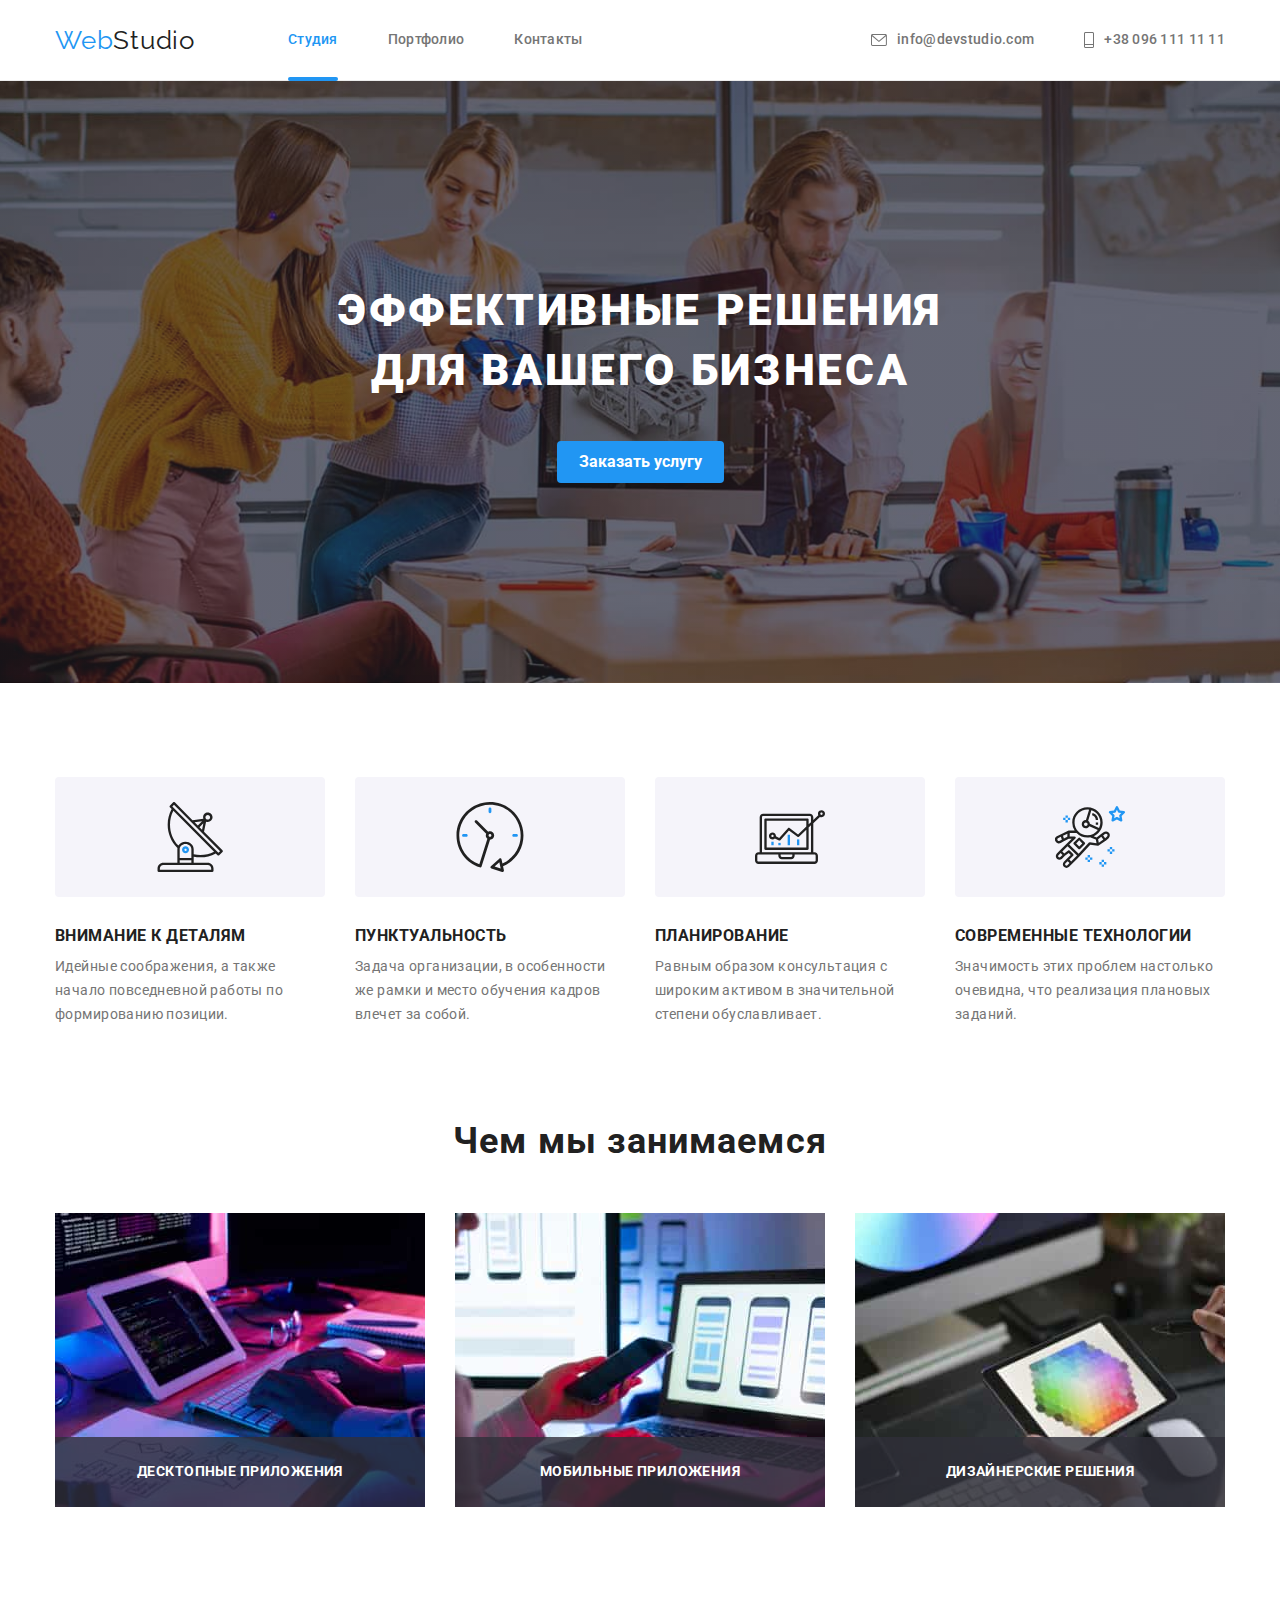
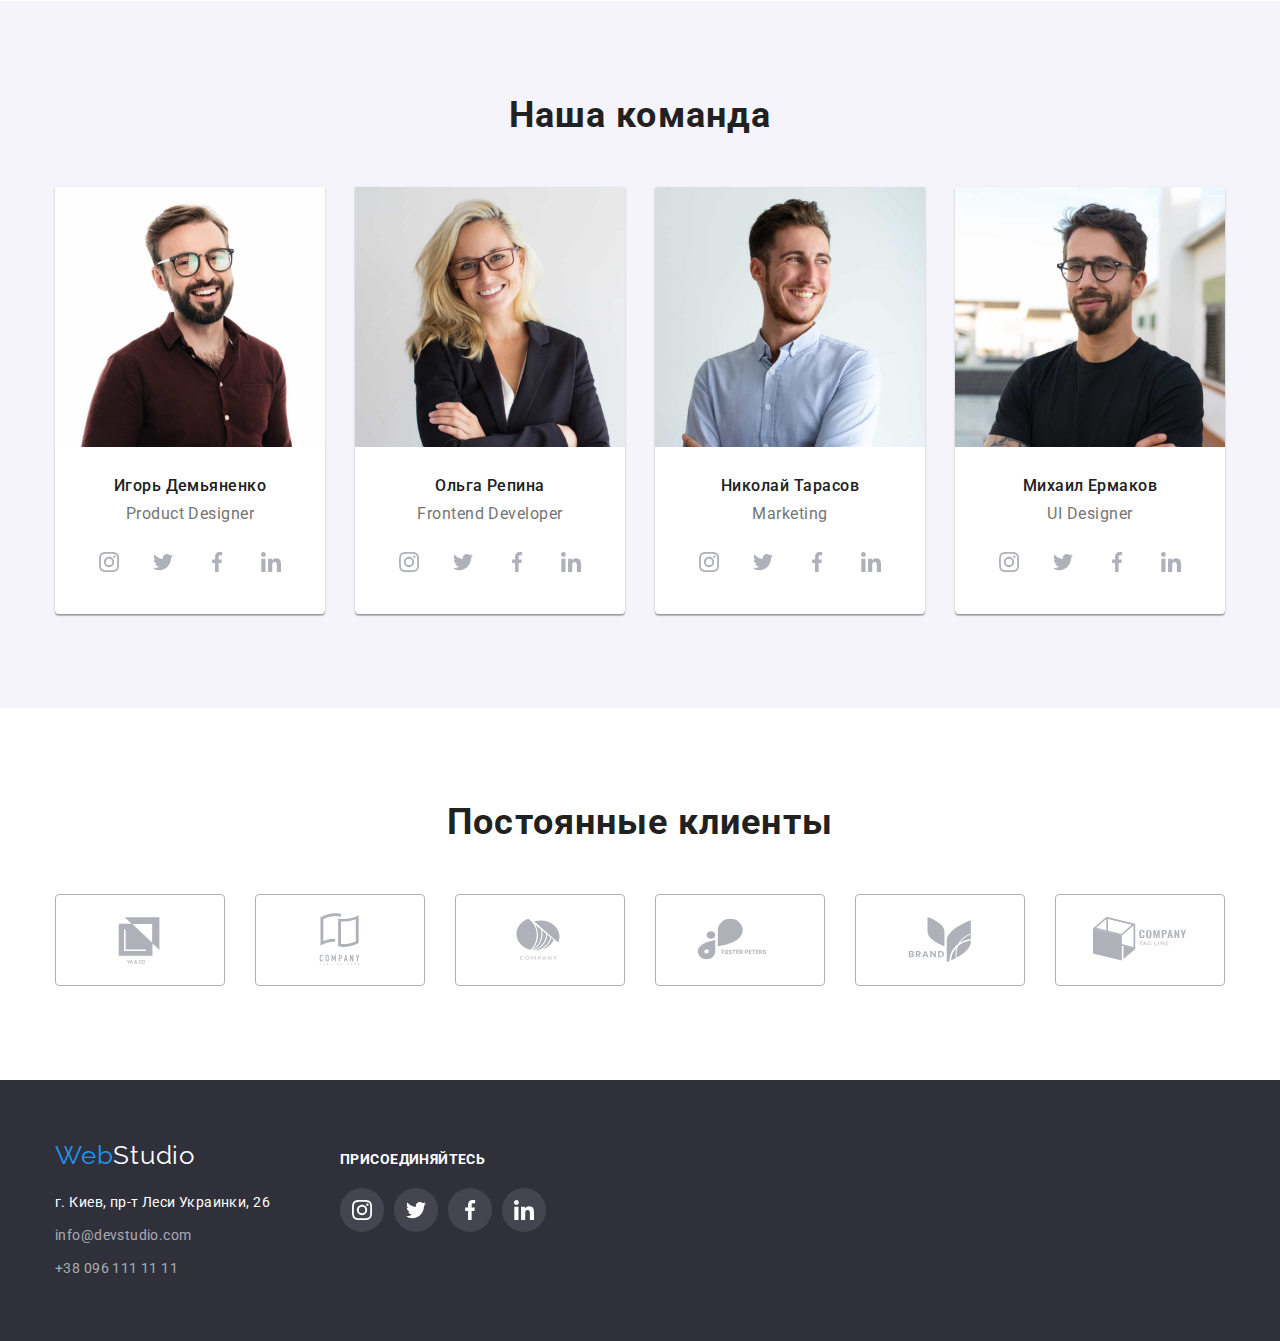
<file: index.html>
<!DOCTYPE html>
<html lang="ru">

<head>
    <meta charset="UTF-8">
    <meta http-equiv="X-UA-Compatible" content="IE=edge">
    <meta name="viewport" content="width=device-width, initial-scale=1.0">
    <title>Студия</title>
    <link rel="preconnect" href="https://fonts.googleapis.com">
    <link rel="preconnect" href="https://fonts.gstatic.com" crossorigin>
    <link
        href="https://fonts.googleapis.com/css2?family=Raleway:wght@700&family=Roboto:wght@400;500;700;900&display=swap"
        rel="stylesheet">
    <link rel="stylesheet" href="./css/modern-normalize.css">
    <link rel="stylesheet" href="./css/styles.css">
</head>

<body>
    <header>
        <div class="container">
            <a href="./index.html" class="logo logo-text-header"><span class="logo-text">Web</span>Studio</a>
            <nav class="navigation">

                <ul class="site-nav">
                    <li class="list"><a href="./index.html" class="link header-link current">Студия</a></li>
                    <li class="list"><a href="./portfolio.html" class="link header-link">Портфолио</a></li>
                    <li class="list"><a href="" class="link header-link">Контакты</a></li>
                </ul>
            </nav>
            <ul class="site-contact">
                <li class="list"><a href="mailto:info@devstudio.com" class="link header-link">
                        <svg class="icon-link" width="16" height="12">
                            <use href="./images/icons.svg#icon-mail"></use>
                        </svg>info@devstudio.com</a>
                </li>
                <li class="list"><a href="tel:+380961111111" class="link header-link"><svg class="icon-link" width="10"
                            height="16">
                            <use href="./images/icons.svg#icon-tel"></use>
                        </svg>+38 096 111 11 11</a></li>
            </ul>
        </div>
    </header>
    <main>




        <section class="section title-section">
            <div class="container">
                <div class="title-container">
                    <h1 class="title-name">Эффективные решения для вашего бизнеса</h1>
                    <button type="button" class="button primary" data-modal-open>Заказать услугу</button>
                    
                    



                </div>
            </div>
        </section>

        <section class="section">
            <div class="container">
                <h2 class="visually-hidden">Наши преимущества</h2>
                <ul class="content-list">
                    <li class="list">
                        <div class="icon-feature"><svg class="icon" width="70" height="70">
                                <use href="./images/icons.svg#icon-antenna"></use>
                            </svg></div>
                        <h3 class="content">Внимание к деталям</h3>
                        <p>Идейные соображения, а также начало повседневной работы по формированию
                            позиции.</p>
                    </li>
                    <li class="list">
                        <div class="icon-feature"><svg class="icon" width="70" height="70">
                                <use href="./images/icons.svg#icon-clock"></use>
                            </svg></div>
                        <h3 class="content">Пунктуальность</h3>
                        <p>Задача организации, в особенности же рамки и место обучения кадров
                            влечет за собой.</p>
                    </li>
                    <li class="list">
                        <div class="icon-feature"><svg class="icon" width="70" height="70">
                                <use href="./images/icons.svg#icon-diagram"></use>
                            </svg></div>
                        <h3 class="content">Планирование</h3>
                        <p>Равным образом консультация с широким активом в значительной степени
                            обуславливает.</p>
                    </li>
                    <li class="list">
                        <div class="icon-feature"><svg class="icon" width="70" height="70">
                                <use href="./images/icons.svg#icon-astronaut"></use>
                            </svg></div>
                        <h3 class="content">Современные технологии</h3>
                        <p>Значимость этих проблем настолько очевидна, что реализация плановых
                            заданий.</p>
                    </li>
                </ul>
            </div>
        </section>
        <section class="section">
            <div class="container">
                <h2 class="occupation-item">Чем мы занимаемся</h2>
                <ul class="occupation">
                    
                    <li class="list">
                        
                        <img src="./images/img1.jpg" alt="Разработка и создание макета" width="370">
                    <div class="card-text"><h3 class="text-content">Десктопные приложения</h3></div>
                    </li>
                    <li class="list">
                        <img src="./images/img2.jpg" alt="Адаптация для разных платформ" width="370">
                    <div class="card-text"><h3 class="text-content">Мобильные приложения</h3></div>
                    </li>
                    <li class="list">
                        <img src="./images/img3.jpg" alt="Физуальное оформление" width="370">
                    <div class="card-text"><h3 class="text-content">Дизайнерские решения</h3></div>
                    </li>
                </ul>
            </div>
        </section>
        <section class="section">
            <div class="container">
                <h2 class="occupation-item">Наша команда</h2>
                <ul class="team">
                    <li class="list"><img src="./images/photo1.jpg" alt="Фотография Игоря Демьяненко" width="270">
                        <div class="team-block">
                            <h3 class="team-item">Игорь Демьяненко</h3>
                            <p class="team-text">Product Designer</p>

                            <ul class="team-list">

                                <li class="list-social"><a href="" target="_blank" rel="noopener noreferrer"
                                        class="link-button"><svg class="icon-social" width="20" height="20">
                                            <use href="./images/icons.svg#icon-instagram"></use>
                                        </svg></a></li>

                                <li class="list-social"><a href="" target="_blank" rel="noopener noreferrer"
                                        class="link-button"><svg class="icon-social" width="20" height="20">
                                            <use href="./images/icons.svg#icon-twitter"></use>
                                        </svg></a></li>

                                <li class="list-social"><a href="" target="_blank" rel="noopener noreferrer"
                                        class="link-button"><svg class="icon-social" width="20" height="20">
                                            <use href="./images/icons.svg#icon-facebook"></use>
                                        </svg></a></li>

                                <li class="list-social"><a href="" target="_blank" rel="noopener noreferrer"
                                        class="link-button"><svg class="icon-social" width="20" height="20">
                                            <use href="./images/icons.svg#icon-linkedin"></use>
                                        </svg></a></li>
                            </ul>
                        </div>
                    </li>
                    <li class="list"><img src="./images/photo2.jpg" alt="Фотография Ольги Репиной" width="270">
                        <div class="team-block">
                            <h3 class="team-item">Ольга Репина</h3>
                            <p class="team-text">Frontend Developer</p>

                            <ul class="team-list">

                                <li class="list-social"><a href="" target="_blank" rel="noopener noreferrer"
                                        class="link-button"><svg class="icon-social" width="20" height="20">
                                            <use href="./images/icons.svg#icon-instagram"></use>
                                        </svg></a></li>

                                <li class="list-social"><a href="" target="_blank" rel="noopener noreferrer"
                                        class="link-button"><svg class="icon-social" width="20" height="20">
                                            <use href="./images/icons.svg#icon-twitter"></use>
                                        </svg></a></li>

                                <li class="list-social"><a href="" target="_blank" rel="noopener noreferrer"
                                        class="link-button"><svg class="icon-social" width="20" height="20">
                                            <use href="./images/icons.svg#icon-facebook"></use>
                                        </svg></a></li>

                                <li class="list-social"><a href="" target="_blank" rel="noopener noreferrer"
                                        class="link-button"><svg class="icon-social" width="20" height="20">
                                            <use href="./images/icons.svg#icon-linkedin"></use>
                                        </svg></a></li>
                            </ul>
                        </div>
                    </li>
                    <li class="list"><img src="./images/photo3.jpg" alt="Фотография Николая Тарасова" width="270">
                        <div class="team-block">
                            <h3 class="team-item">Николай Тарасов</h3>
                            <p class="team-text">Marketing</p>

                            <ul class="team-list">

                                <li class="list-social"><a href="" target="_blank" rel="noopener noreferrer"
                                        class="link-button"><svg class="icon-social" width="20" height="20">
                                            <use href="./images/icons.svg#icon-instagram"></use>
                                        </svg></a></li>

                                <li class="list-social"><a href="" target="_blank" rel="noopener noreferrer"
                                        class="link-button"><svg class="icon-social" width="20" height="20">
                                            <use href="./images/icons.svg#icon-twitter"></use>
                                        </svg></a></li>

                                <li class="list-social"><a href="" target="_blank" rel="noopener noreferrer"
                                        class="link-button"><svg class="icon-social" width="20" height="20">
                                            <use href="./images/icons.svg#icon-facebook"></use>
                                        </svg></a></li>

                                <li class="list-social"><a href="" target="_blank" rel="noopener noreferrer"
                                        class="link-button"><svg class="icon-social" width="20" height="20">
                                            <use href="./images/icons.svg#icon-linkedin"></use>
                                        </svg></a></li>
                            </ul>
                        </div>
                    </li>
                    <li class="list"><img src="./images/photo4.jpg" alt="Фотография Михаила Ерамакова" width="270">
                        <div class="team-block">
                            <h3 class="team-item">Михаил Ермаков</h3>
                            <p class="team-text">UI Designer</p>

                            <ul class="team-list">

                                <li class="list-social"><a href="" target="_blank" rel="noopener noreferrer"
                                        class="link-button"><svg class="icon-social" width="20" height="20">
                                            <use href="./images/icons.svg#icon-instagram"></use>
                                        </svg></a></li>

                                <li class="list-social"><a href="" target="_blank" rel="noopener noreferrer"
                                        class="link-button"><svg class="icon-social" width="20" height="20">
                                            <use href="./images/icons.svg#icon-twitter"></use>
                                        </svg></a></li>

                                <li class="list-social"><a href="" target="_blank" rel="noopener noreferrer"
                                        class="link-button"><svg class="icon-social" width="20" height="20">
                                            <use href="./images/icons.svg#icon-facebook"></use>
                                        </svg></a></li>

                                <li class="list-social"><a href="" target="_blank" rel="noopener noreferrer"
                                        class="link-button"><svg class="icon-social" width="20" height="20">
                                            <use href="./images/icons.svg#icon-linkedin"></use>
                                        </svg></a></li>
                            </ul>
                        </div>
                    </li>
                </ul>
            </div>
        </section>
        <section class="section">
            <div class="container">
                <h2 class="occupation-item">Постоянные клиенты</h2>
                <ul class="clients-icons">
                    <li class="list list-icons">

                        <a href="" target="_blank" rel="noopener noreferrer" class="link link-block"><svg
                                class="icon-union" width="106" height="60">
                                <use href="./images/icons.svg#icon-union1"></use>
                            </svg></a>


                    </li>
                    <li class="list list-icons">

                        <a href="" target="_blank" rel="noopener noreferrer" class="link link-block"><svg
                                class="icon-union" width="106" height="60">
                                <use href="./images/icons.svg#icon-union2"></use>
                            </svg></a>

                    </li>
                    <li class="list list-icons">

                        <a href="" target="_blank" rel="noopener noreferrer" class="link link-block"><svg
                                class="icon-union" width="106" height="60">
                                <use href="./images/icons.svg#icon-union3"></use>
                            </svg></a>

                    </li>
                    <li class="list list-icons">

                        <a href="" target="_blank" rel="noopener noreferrer" class="link link-block"><svg
                                class="icon-union" width="106" height="60">
                                <use href="./images/icons.svg#icon-union4"></use>
                            </svg></a>

                    </li>
                    <li class="list list-icons">

                        <a href="" target="_blank" rel="noopener noreferrer" class="link link-block"><svg
                                class="icon-union" width="106" height="60">
                                <use href="./images/icons.svg#icon-union5"></use>
                            </svg></a>

                    </li>
                    <li class="list list-icons">

                        <a href="" target="_blank" rel="noopener noreferrer" class="link link-block"><svg
                                class="icon-union" width="106" height="60">
                                <use href="./images/icons.svg#icon-union6"></use>
                            </svg></a>

                    </li>
                </ul>
            </div>
        </section>
    </main>
    <footer class="footer-content">
        <div class="container">
            <div class="footer-block">
                <div class="footer-left">
                    <a href="./index.html" class="logo logo-text-footer"><span class="logo-text">Web</span>Studio</a>
                    <address>
                        <ul class="footer-list">
                            <li class="list"><a href="https://goo.gl/maps/4JhBPTd6AdwU7m8K8" class="footer-item-text"
                                    target="_blank" rel="noopener noreferrer">г. Киев,
                                    пр-т Леси Украинки,
                                    26</a></li>
                            <li class="list">
                                <a href="mailto:info@devstudio.com" class="footer-item">info@devstudio.com</a>
                            </li>
                            <li class="list">
                                <a href="tel:+380961111111" class="footer-item">+38 096 111 11 11</a>
                            </li>
                        </ul>
                    </address>
                </div>
                <div class="footer-center">
                    <p>Присоединяйтесь</p>


                    <ul class="team-list">

                        <li class="list-social"><a href="" target="_blank" rel="noopener noreferrer"
                                class="link-button button-footer-icon"><svg class="icon-footer" width="20" height="20">
                                    <use href="./images/icons.svg#icon-instagram"></use>
                                </svg></a></li>

                        <li class="list-social"><a href="" target="_blank" rel="noopener noreferrer"
                                class="link-button button-footer-icon"><svg class="icon-footer" width="20" height="20">
                                    <use href="./images/icons.svg#icon-twitter"></use>
                                </svg></a></li>

                        <li class="list-social"><a href="" target="_blank" rel="noopener noreferrer"
                                class="link-button button-footer-icon"><svg class="icon-footer" width="20" height="20">
                                    <use href="./images/icons.svg#icon-facebook"></use>
                                </svg></a></li>

                        <li class="list-social"><a href="" target="_blank" rel="noopener noreferrer"
                                class="link-button button-footer-icon"><svg class="icon-footer" width="20" height="20">
                                    <use href="./images/icons.svg#icon-linkedin"></use>
                                </svg></a></li>
                    </ul>

                </div>
            </div>
        </div>

    </footer>

    <div class="backdrop is-hidden" data-modal>
        <div class="backdrop-block">
            <button data-modal-close class="close-backdrop"><svg width="14" height="14">
                    <use href="./images/icons.svg#icon-close"></use>
                </svg></button>
    
        </div>
    </div>

    <script src="./js/modal.js"></script>
</body>

</html>
</file>
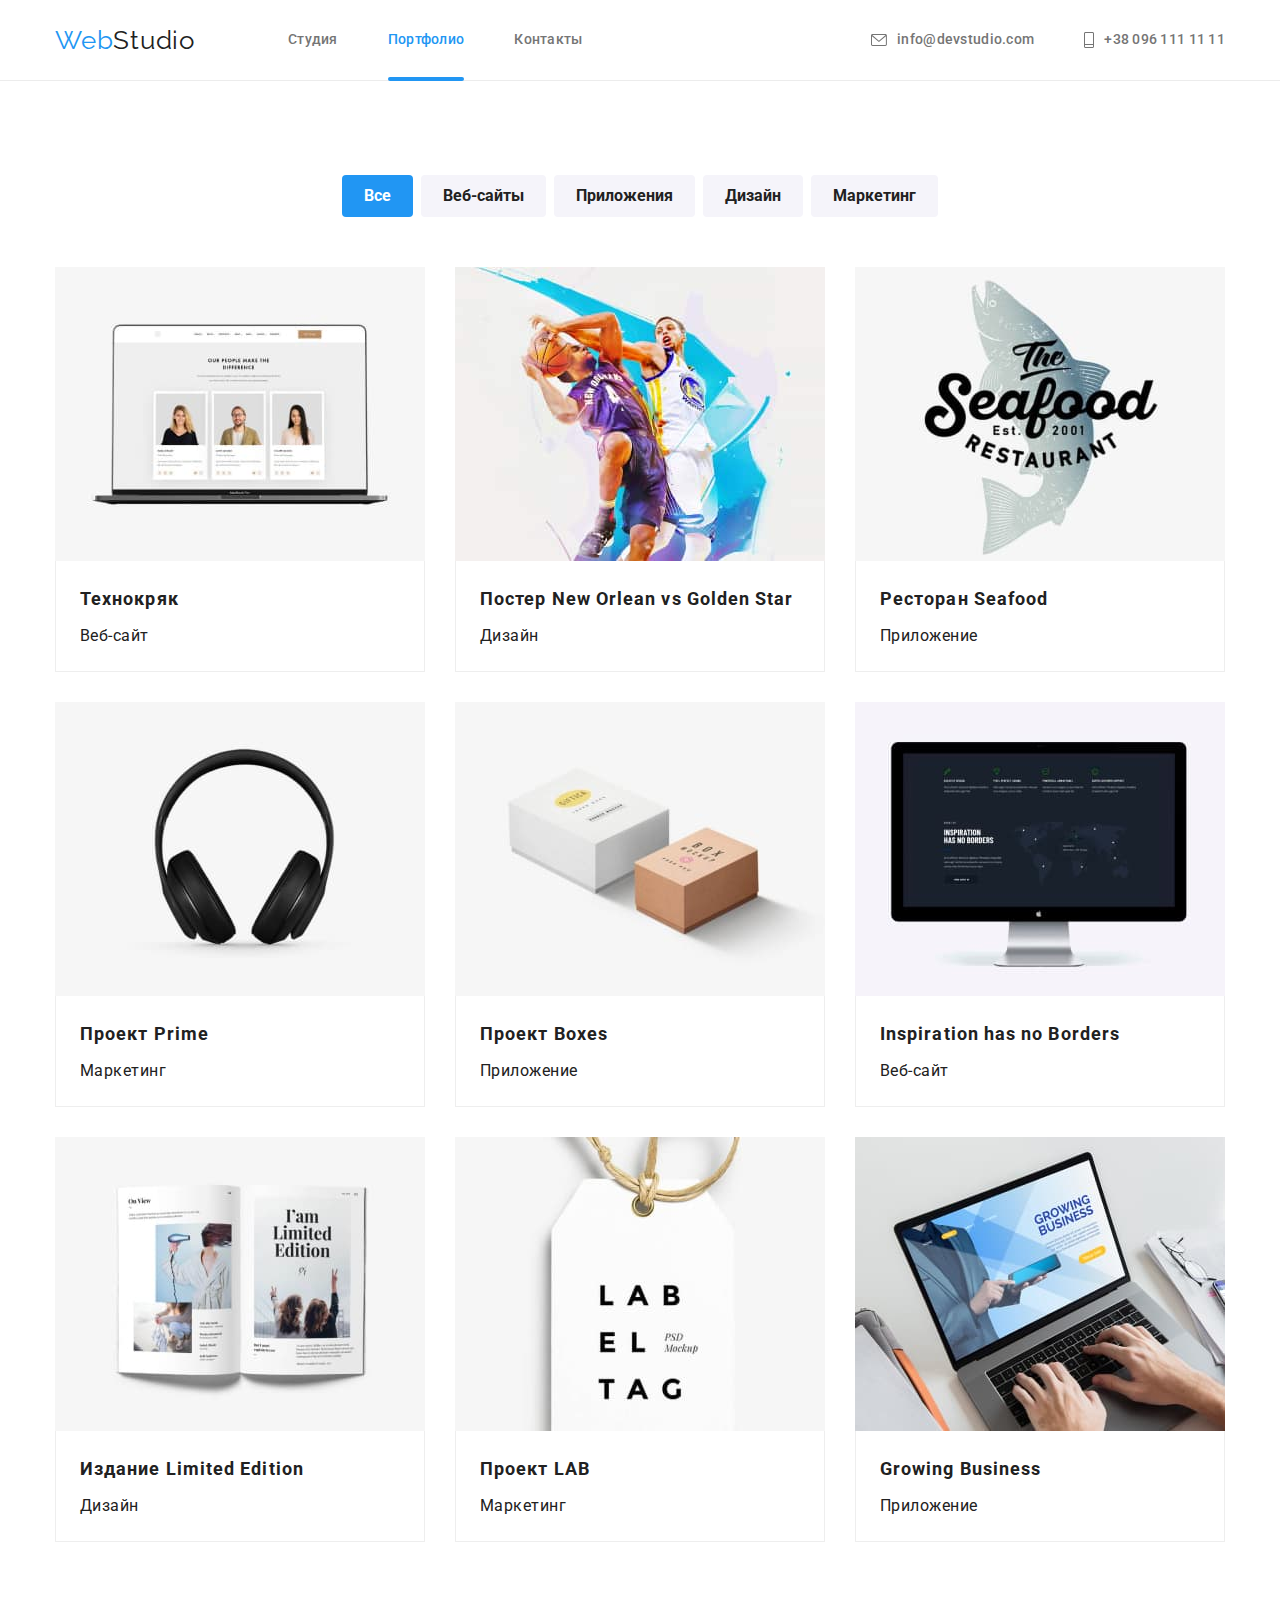
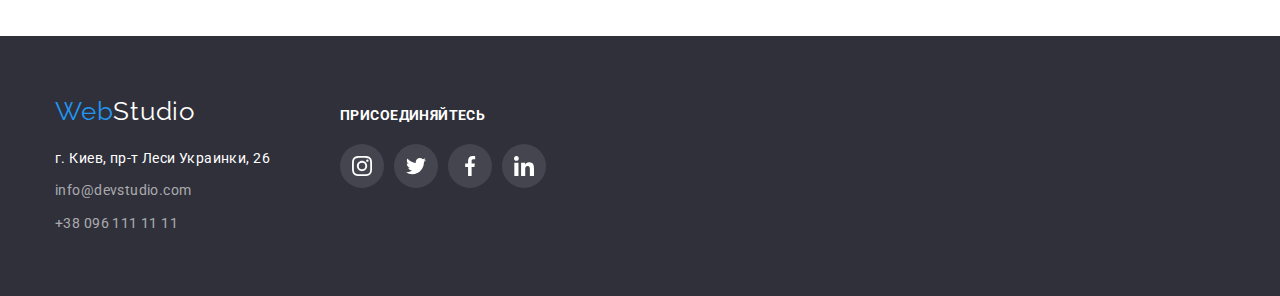
<file: portfolio.html>
<!DOCTYPE html>
<html lang="ru">

<head>
    <meta charset="UTF-8">
    <meta http-equiv="X-UA-Compatible" content="IE=edge">
    <meta name="viewport" content="width=device-width, initial-scale=1.0">
    <title>Портфолио</title>
    <link rel="preconnect" href="https://fonts.googleapis.com">
    <link rel="preconnect" href="https://fonts.gstatic.com" crossorigin>
    <link
        href="https://fonts.googleapis.com/css2?family=Raleway:wght@700&family=Roboto:wght@400;500;700;900&display=swap"
        rel="stylesheet">
    <link rel="stylesheet" href="./css/modern-normalize.css">
    <link rel="stylesheet" href="./css/styles.css">
</head>

<body>
    <header>
        <div class="container">
            <a href="./index.html" class="logo logo-text-header"><span class="logo-text">Web</span>Studio</a>
            <nav class="navigation">

                <ul class="site-nav">
                    <li class="list"><a href="./index.html" class="link header-link">Студия</a></li>
                    <li class="list"><a href="./portfolio.html" class="link header-link current">Портфолио</a></li>
                    <li class="list"><a href="" class="link header-link">Контакты</a></li>
                </ul>
            </nav>
            <ul class="site-contact">
                <li class="list"><a href="mailto:info@devstudio.com" class="link header-link">
                        <svg class="icon-link" width="16" height="12">
                            <use href="./images/icons.svg#icon-mail"></use>
                        </svg>info@devstudio.com</a>
                </li>
                <li class="list"><a href="tel:+380961111111" class="link header-link"><svg class="icon-link" width="10"
                            height="16">
                            <use href="./images/icons.svg#icon-tel"></use>
                        </svg>+38 096 111 11 11</a></li>
            </ul>
        </div>
    </header>
    <main>
        <section class="section portfolio">
            <div class="container">
                <h1 class="visually-hidden">Портфолио</h1>
                <ul class="portfolio-nav">
                    <li class="list">
                        <button type="button" class="button primary">Все</button>
                    </li>
                    <li class="list">
                        <button type="button" class="button secondary">Веб-сайты</button>
                    </li>
                    <li class="list">
                        <button type="button" class="button secondary">Приложения</button>
                    </li>
                    <li class="list">
                        <button type="button" class="button secondary">Дизайн</button>
                    </li>
                    <li class="list">
                        <button type="button" class="button secondary">Маркетинг</button>
                    </li>
                </ul>

                <ul class="gallery">
                    <li class="list portfolio-block">
                        <a href="./index.html" class="link link-card">
                            <div class="img-block">
                                <img src="./images/imgportfolio1.jpg" alt="Проект Технокряк" width="370">
                                <p class="text-card">
                                    Технокряк это современная площадка распространения коронавируса. Компании используют
                                    эту
                                    платформу для цифрового
                                    шпионажа и атак на защищённые сервера конкурентов.
                                </p>
                            </div>




                            <div class="gallery-block">
                                <h3 class="gallery-item">Технокряк</h3>
                                <p class="gallery-text">Веб-сайт</p>
                            </div>
                        </a>

                    </li>
                    <li class="list portfolio-block">
                        <a href="./index.html" class="link link-card">
                            <div class="img-block"><img src="./images/imgportfolio2.jpg"
                                alt="Проект Постер New Orlean vs Golden Star" width="370"> <p class="text-card">
                                    Технокряк это современная площадка распространения коронавируса. Компании используют
                                    эту
                                    платформу для цифрового
                                    шпионажа и атак на защищённые сервера конкурентов.
                                </p></div>
                            <div class="gallery-block">
                                <h3 class="gallery-item">Постер New Orlean vs Golden Star</h3>
                                <p class="gallery-text">Дизайн</p>
                            </div>
                        </a>

                    </li>
                    <li class="list portfolio-block">
                        <a href="./index.html" class="link link-card">
                            <div class="img-block"><img src="./images/imgportfolio3.jpg"
                                alt="Проект Ресторан Seafood" width="370"> <p class="text-card">
                                    Технокряк это современная площадка распространения коронавируса. Компании используют
                                    эту
                                    платформу для цифрового
                                    шпионажа и атак на защищённые сервера конкурентов.
                                </p></div>
                            <div class="gallery-block">
                                <h3 class="gallery-item">Ресторан Seafood</h3>
                                <p class="gallery-text">Приложение</p>
                            </div>
                        </a>

                    </li>
                    <li class="list portfolio-block">
                        <a href="./index.html" class="link link-card">
                            <div class="img-block"><img src="./images/imgportfolio4.jpg"
                                alt="Проект Prime" width="370"> <p class="text-card">
                                    Технокряк это современная площадка распространения коронавируса. Компании используют
                                    эту
                                    платформу для цифрового
                                    шпионажа и атак на защищённые сервера конкурентов.
                                </p></div>
                            <div class="gallery-block">
                                <h3 class="gallery-item">Проект Prime</h3>
                                <p class="gallery-text">Маркетинг</p>
                            </div>
                        </a>

                    </li>
                    <li class="list portfolio-block">
                        <a href="./index.html" class="link link-card">
                            <div class="img-block"><img src="./images/imgportfolio5.jpg"
                                alt="Проект Boxes" width="370"> <p class="text-card">
                                    Технокряк это современная площадка распространения коронавируса. Компании используют
                                    эту
                                    платформу для цифрового
                                    шпионажа и атак на защищённые сервера конкурентов.
                                </p></div>
                            <div class="gallery-block">
                                <h3 class="gallery-item">Проект Boxes</h3>
                                <p class="gallery-text">Приложение</p>
                            </div>
                        </a>

                    </li>
                    <li class="list portfolio-block">
                        <a href="./index.html" class="link link link-card">
                            <div class="img-block"><img src="./images/imgportfolio6.jpg"
                                alt="Проект Inspiration has no Borders" width="370"> <p class="text-card">
                                    Технокряк это современная площадка распространения коронавируса. Компании используют
                                    эту
                                    платформу для цифрового
                                    шпионажа и атак на защищённые сервера конкурентов.
                                </p></div>
                            <div class="gallery-block">
                                <h3 class="gallery-item">Inspiration has no Borders</h3>
                                <p class="gallery-text">Веб-сайт</p>
                            </div>
                        </a>

                    </li>
                    <li class="list portfolio-block">
                        <a href="./index.html" class="link link-card">
                            <div class="img-block"><img src="./images/imgportfolio7.jpg"
                                alt="Проект Издание Limited Edition" width="370"> <p class="text-card">
                                    Технокряк это современная площадка распространения коронавируса. Компании используют
                                    эту
                                    платформу для цифрового
                                    шпионажа и атак на защищённые сервера конкурентов.
                                </p></div>
                            <div class="gallery-block">
                                <h3 class="gallery-item">Издание Limited Edition</h3>
                                <p class="gallery-text">Дизайн</p>
                            </div>
                        </a>

                    </li>
                    <li class="list portfolio-block">
                        <a href="./index.html" class="link link-card">
                            <div class="img-block"><img src="./images/imgportfolio8.jpg"
                                alt="Проект LAB" width="370"> <p class="text-card">
                                    Технокряк это современная площадка распространения коронавируса. Компании используют
                                    эту
                                    платформу для цифрового
                                    шпионажа и атак на защищённые сервера конкурентов.
                                </p></div>
                            <div class="gallery-block">
                                <h3 class="gallery-item">Проект LAB</h3>
                                <p class="gallery-text">Маркетинг</p>
                            </div>
                        </a>

                    </li>
                    <li class="list portfolio-block">
                        <a href="./index.html" class="link link-card">
                            <div class="img-block"><img src="./images/imgportfolio9.jpg"
                                alt="Проект Growing Business" width="370"> <p class="text-card">
                                    Технокряк это современная площадка распространения коронавируса. Компании используют
                                    эту
                                    платформу для цифрового
                                    шпионажа и атак на защищённые сервера конкурентов.
                                </p></div>
                            <div class="gallery-block">
                                <h3 class="gallery-item">Growing Business</h3>
                                <p class="gallery-text">Приложение</p>
                            </div>
                        </a>

                    </li>
                </ul>
            </div>

        </section>

    </main>

    <footer class="footer-content">
        <div class="container">
            <div class="footer-block">
                <div class="footer-left">
                    <a href="./index.html" class="logo logo-text-footer"><span class="logo-text">Web</span>Studio</a>
                    <address>
                        <ul class="footer-list">
                            <li class="list"><a href="https://goo.gl/maps/4JhBPTd6AdwU7m8K8" class="footer-item-text"
                                    target="_blank" rel="noopener noreferrer">г. Киев,
                                    пр-т Леси Украинки,
                                    26</a></li>
                            <li class="list">
                                <a href="mailto:info@devstudio.com" class="footer-item">info@devstudio.com</a>
                            </li>
                            <li class="list">
                                <a href="tel:+380961111111" class="footer-item">+38 096 111 11 11</a>
                            </li>
                        </ul>
                    </address>
                </div>
                <div class="footer-center">
                    <p>Присоединяйтесь</p>


                    <ul class="team-list">

                        <li class="list-social"><a href="" target="_blank" rel="noopener noreferrer"
                                class="link-button button-footer-icon"><svg class="icon-footer" width="20" height="20">
                                    <use href="./images/icons.svg#icon-instagram"></use>
                                </svg></a></li>

                        <li class="list-social"><a href="" target="_blank" rel="noopener noreferrer"
                                class="link-button button-footer-icon"><svg class="icon-footer" width="20" height="20">
                                    <use href="./images/icons.svg#icon-twitter"></use>
                                </svg></a></li>

                        <li class="list-social"><a href="" target="_blank" rel="noopener noreferrer"
                                class="link-button button-footer-icon"><svg class="icon-footer" width="20" height="20">
                                    <use href="./images/icons.svg#icon-facebook"></use>
                                </svg></a></li>

                        <li class="list-social"><a href="" target="_blank" rel="noopener noreferrer"
                                class="link-button button-footer-icon"><svg class="icon-footer" width="20" height="20">
                                    <use href="./images/icons.svg#icon-linkedin"></use>
                                </svg></a></li>
                    </ul>

                </div>
            </div>
        </div>

    </footer>

</body>

</html>
</file>
<file: css/styles.css>
:root {
  --accent-color: #2196f3; /* цвет выделения */
  --primary-text-color: #212121; /* цвет заголовков */
  --secondary-text-color: #757575; /* цвет остального текста */
  --primary-white-color: #ffffff; /* цвет фона белый */
  --primary-dark-color: #2f303a; /* цвет фона черный */
  --third-white-color: rgba(
    255,
    255,
    255,
    0.6
  ); /* цвет текста с прозрачностью */
  --accent-color-button: #2196f3; /* цвет кнопки */
  --primary-hover-button: #188ce8; /* ховер кнопки */
  --primary-nonactive-button: #f5f4fa; /* неактивная кнопка */
  --shadow-button: 0px 3px 1px rgba(0, 0, 0, 0.1),
    0px 1px 2px rgba(0, 0, 0, 0.08), 0px 2px 2px rgba(0, 0, 0, 0.12); /* тень кнопки */
  --color-border-header: #ececec;
  --grey-background-color: #f5f4fa;
  --border-card: 1px solid #eeeeee;
  --border-clients: 1px solid #afb1b8;
  --border-clients-active: 1px solid #2196f3;
  --box-team-shadow: 0px 1px 3px rgba(0, 0, 0, 0.12),
    0px 1px 1px rgba(0, 0, 0, 0.14), 0px 2px 1px rgba(0, 0, 0, 0.2);
  --image-background: rgba(47, 48, 58, 0.4), rgba(47, 48, 58, 0.4);
  --image-background-text: rgba(47, 48, 58, 0.8);
  --color-not-img: #c4c4c4;
  --icon-not-active: #afb1b8;
  --icon-footer: rgba(255, 255, 255, 0.1);
  --portfolio-shadow: 0px 1px 1px rgba(0, 0, 0, 0.12),
    0px 4px 4px rgba(0, 0, 0, 0.06), 1px 4px 6px rgba(0, 0, 0, 0.16);
    --color-card:rgba(33, 150, 243, 0.9);
    --modal-background:rgba(0, 0, 0, 0.2);
    --modal-shadow: 0px 1px 3px rgba(0, 0, 0, 0.12), 0px 1px 1px rgba(0, 0, 0, 0.14), 0px 2px 1px rgba(0, 0, 0, 0.2);
    --modal-button:rgba(0, 0, 0, 0.1);
}
h1,
h2,
h3,
p {
  margin: 0;
}
ul {
  margin: 0;
  padding-left: 0;
}
img {
  display: block;
  max-width: 100%;
  height: auto;
}
body {
  background-color: var(--primary-white-color);
  color: var(--secondary-text-color);
  font-family: Roboto, sans-serif;
  font-weight: 400;
  font-size: 14px;
  line-height: 1.71;
  letter-spacing: 0.03em;
}
address {
  font-style: normal;
}
.container {
  width: 1200px;
  padding-left: 15px;
  padding-right: 15px;
  margin-left: auto;
  margin-right: auto;
}
header {
  border-bottom: 1px solid var(--color-border-header);
}
header .container {
  display: flex;
  align-items: center;
}
.section {
  padding-top: 94px;
  padding-bottom: 94px;
}
.section.title-section {
  max-width: 1600px;
  margin-left: auto;
  margin-right: auto;
  text-align: center;

  background-image: linear-gradient(var(--image-background)),
    url(../images/bg.jpg);
  background-repeat: no-repeat;
  background-color: var(--color-not-img);
  background-position: center;
  background-size: cover;
  padding-top: 200px;
  padding-bottom: 200px;
}
.section:nth-child(2) {
  padding-bottom: 0;
}
.section:nth-child(4) {
  background-color: var(--grey-background-color);
}
.logo {
  font-family: 'Raleway', sans-serif;
  font-size: 26px;
  line-height: 1.19;
  letter-spacing: 0.03em;
  text-decoration: none;
}
.logo-text {
  color: var(--accent-color);
}
.logo-text-header {
  color: var(--primary-text-color);
}
.logo-text-footer {
  display: inline-block;
  margin-bottom: 20px;
  color: var(--primary-white-color);
}
.link {
  position: relative;
  color: var(--primary-text-color);
  text-decoration: none;

  transition-property: color;
  transition-duration: 250ms;
  transition-timing-function: cubic-bezier(0.4, 0, 0.2, 1);
}
.header-link {
  display: block;
  color: var(--secondary-text-color);
  padding-top: 32px;
  padding-bottom: 32px;
}
.list {
  list-style: none;
}
.navigation {
  margin-left: 93px;
}
.site-nav,
.site-contact {
  display: flex;
  font-weight: 500;
  line-height: 1.14;
  letter-spacing: 0.02em;
}
.site-contact {
  margin-left: auto;
}
.site-contact .list,
.site-nav .list {
  margin-right: 50px;
}
.site-contact .list:last-child,
.site-nav .list:last-child {
  margin-right: 0;
}
.site-contact .link {
  display: flex;
  align-items: center;
  color: var(--secondary-text-color);
}
.site-contact .link:hover,
.site-contact .link:focus,
.site-nav .link:hover,
.site-nav .link:focus {
  color: var(--accent-color);
}
a:hover .icon-link,
a:focus .icon-link {
  fill: var(--accent-color);
}
.site-nav .link.current {
  color: var(--accent-color);
}
.current::after {
  content: '';
  display: block;
  position: absolute;
  bottom: -1px;
  width: 100%;
  height: 4px;
  border-radius: 2px;
  background-color: var(--accent-color)
}
.icon-link {
  display: flex;
  margin-right: 10px;
  fill: var(--secondary-text-color);
  transition-property: fill;
  transition-duration: 250ms;
  transition-timing-function: cubic-bezier(0.4, 0, 0.2, 1);
}
.team-list {
  display: flex;
  align-items: center;
  justify-content: center;
}
.list-social {
  list-style: none;
  margin-right: 10px;
  
}
.list-social:last-child {
  margin-right: 0;
}
.link-button {
  display: flex;
  align-items: center;
  justify-content: center;
  width: 44px;
  height: 44px;
  border-radius: 100%;

  transition-property: background-color;
  transition-duration: 250ms;
  transition-timing-function: cubic-bezier(0.4, 0, 0.2, 1);
}
.icon-social {
  fill: var(--icon-not-active);
  transition-property: fill;
  transition-duration: 250ms;
  transition-timing-function: cubic-bezier(0.4, 0, 0.2, 1);
}
a:hover .icon-social,
a:focus .icon-social {
  fill: var(--primary-white-color);
}

.title-name {
  color: var(--primary-white-color);
  text-transform: uppercase;
  font-family: inherit;
  font-weight: 900;
  font-size: 44px;
  line-height: 1.36;
  letter-spacing: 0.06em;
  text-align: center;
  margin-bottom: 40px;
}
.title-container {
  width: 696px;
  margin-left: auto;
  margin-right: auto;
}
.visually-hidden {
  position: absolute;
  white-space: nowrap;
  width: 1px;
  height: 1px;
  overflow: hidden;
  border: 0;
  padding: 0;
  clip: rect(0 0 0 0);
  clip-path: inset(50%);
  margin: -1px;
}
.button {
  border-radius: 4px;
  cursor: pointer;
  border: 0;
  font-family: inherit;
  font-weight: 700;
  font-size: 16px;
  line-height: 1.87;
  padding: 6px 22px;
  transition-property: background-color, box-shadow, color;
  transition-duration: 250ms;
  transition-timing-function: cubic-bezier(0.4, 0, 0.2, 1);
}
.button.primary {
  color: var(--primary-white-color);
  background-color: var(--accent-color-button);
}
.button.secondary {
  color: var(--primary-text-color);
  background-color: var(--primary-nonactive-button);
}
.button:hover,
.button:focus {
  color: var(--primary-white-color);
  background-color: var(--primary-hover-button);
  box-shadow: var(--shadow-button);
}
.occupation-item {
  color: var(--primary-text-color);
  font-family: inherit;
  font-size: 36px;
  line-height: 1.16;
  text-align: center;
  letter-spacing: 0.03em;
  margin-bottom: 50px;
  font-weight: 700;
}
.content {
  color: var(--primary-text-color);
  font-family: inherit;
  font-weight: 700;
  line-height: 1.14;
  text-transform: uppercase;
  letter-spacing: 0.03em;
  margin-bottom: 10px;
}
.content-list {
  display: flex;
  flex-wrap: wrap;
  margin-left: -30px;
  margin-bottom: -30px;
}
.content-list .list {
  flex-basis: calc(100% / 4 - 30px);
  margin-left: 30px;
  margin-bottom: 30px;
}
.icon-feature {
  display: flex;
  align-items: center;
  justify-content: center;
  background-color: var(--grey-background-color);
  border-radius: 4px;
  padding-top: 25px;
  padding-bottom: 25px;
  margin-bottom: 30px;
}
.occupation {
  display: flex;
  flex-wrap: wrap;
  margin-left: -30px;
  margin-bottom: -30px;
}
.occupation .list {
  position: relative;
  flex-basis: calc(100% / 3 - 30px);
  margin-left: 30px;
  margin-bottom: 30px;
}
.card-text {
  position: absolute;
  bottom: 0; 
  display: flex;
  align-items: center;
  justify-content: center;
  width: 100%;
  height: 70px;
  background: var(--image-background-text);
}

.text-content {
  font-weight: bold;
  font-size: 14px;
  line-height: 1.14;
  letter-spacing: 0.03em;
  color: var(--primary-white-color);
  text-transform: uppercase;
 
}
.team {
  display: flex;
  flex-wrap: wrap;
  margin-left: -30px;
  margin-bottom: -30px;
  text-align: center;
}
.team-block {
  padding-top: 30px;
  padding-bottom: 30px;
}
.team .list {
  flex-basis: calc(100% / 4 - 30px);
  margin-left: 30px;
  margin-bottom: 30px;
  background-color: var(--primary-white-color);
  box-shadow: var(--box-team-shadow);
  border-radius: 0px 0px 4px 4px;
}
.team-item {
  color: var(--primary-text-color);
  font-family: inherit;
  font-size: 16px;
  font-weight: 500;
  line-height: 1.18;
  letter-spacing: 0.03em;
  margin-bottom: 10px;
}
.team-text {
  font-size: 16px;
  line-height: 1.18;
  letter-spacing: 0.03em;
  margin-bottom: 16px;
}
.section.portfolio {
  padding-top: 94px;
  padding-bottom: 94px;
}
.portfolio-nav {
  display: flex;
  justify-content: center;
  text-align: center;
  margin-bottom: 50px;
}
.portfolio-nav .list {
  margin-right: 8px;
}
.portfolio-nav .list:last-child {
  margin-right: 0;
}
.gallery {
  display: flex;
  flex-wrap: wrap;
  margin-left: -30px;
  margin-bottom: -30px;
}
.gallery .list {
  flex-basis: calc(100% / 3 - 30px);
  margin-left: 30px;
  margin-bottom: 30px;
}
.gallery-block {
  padding: 20px 24px 20px 24px;
  border-left: var(--border-card);
  border-right: var(--border-card);
  border-bottom: var(--border-card);
}
.gallery-item {
  color: var(--primary-text-color);
  font-family: inherit;
  font-style: normal;
  font-weight: 700;
  font-size: 18px;
  line-height: 2;
  letter-spacing: 0.06em;
  margin-bottom: 4px;
}
.gallery-text {
  font-size: 16px;
  line-height: 1.87;
  letter-spacing: 0.03em;
}
.link-card {
  display: block;
  transition-property: box-shadow;
  transition-duration: 250ms;
  transition-timing-function: cubic-bezier(0.4, 0, 0.2, 1);
}
.link-card:hover,
.link-card:focus {
   box-shadow: var(--portfolio-shadow);
}
.img-block {
  position: relative;
  overflow: hidden;
}
.text-card {
  position: absolute;
  opacity: 0;
  top: 0;
  left: 0;
  width: 100%;
  height: 100%;
  background-color: var(--color-card);
  transform: translatey(100%);
  transition-property: transform, opacity;
  transition-duration: 250ms;
  transition-timing-function: cubic-bezier(0.4, 0, 0.2, 1);
  color: var(--primary-white-color);
  padding: 63px 24px 63px 24px;
  margin: 0;
  font-size: 18px;
  line-height: 1.56;
}
a:hover .text-card,
a:focus .text-card  {
  transform: translatey(0);
  opacity: 1;
}
.footer-content {
  background-color: var(--primary-dark-color);
  padding-top: 60px;
  padding-bottom: 60px;
}
.footer-list .list {
  margin-bottom: 9px;
}
.footer-list .list:last-child {
  margin-bottom: 0;
}
.footer-item,
.footer-item-text {
  color: var(--third-white-color);
  text-decoration: none;
  transition-property: color;
  transition-duration: 250ms;
  transition-timing-function: cubic-bezier(0.4, 0, 0.2, 1);
}
.footer-item-text {
  color: var(--primary-white-color); 
}
.footer-item:hover,
.footer-item:focus,
.footer-item-text:hover,
.footer-item-text:focus {
  color: var(--accent-color);
}
.clients-icons {
  display: flex;
  flex-wrap: wrap;
  margin-left: -30px;
  margin-bottom: -30px;
}
.list-icons {
  flex-basis: calc(100% / 6 - 30px);
  margin-left: 30px;
  margin-bottom: 30px;
}
.icon-union {
  fill: var(--icon-not-active);
  transition-property: fill;
  transition-duration: 250ms;
  transition-timing-function: cubic-bezier(0.4, 0, 0.2, 1);
}
.link-block {
  display: flex;
  justify-content: center;
  align-items: center;
  width: 170px;
  height: 92px;
  border: var(--border-clients);
  border-radius: 4px;

  transition-property: background-color;
  transition-duration: 250ms;
  transition-timing-function: cubic-bezier(0.4, 0, 0.2, 1);
}
.link-block:hover .icon-union,
.link-block:focus .icon-union {
  fill: var(--accent-color);
}
.link-block:hover,
.link-block:focus {
  border: var(--border-clients-active);
  fill: var(--accent-color);
}
.footer-block {
  display: flex;
  align-items: baseline;
}
.footer-left {
  display: inline-block;
  margin-right: 70px;
}
.footer-center {
  display: inline-block;
}
.footer-center p {
  font-weight: bold;
  font-size: 14px;
  line-height: 1.14;
  letter-spacing: 0.03em;
  text-transform: uppercase;
  color: var(--primary-white-color);
  margin-bottom: 20px;
}
.icon-footer {
  fill: var(--primary-white-color);
  transition-property: fill;
  transition-duration: 250ms;
  transition-timing-function: cubic-bezier(0.4, 0, 0.2, 1);
}
.button-footer-icon {
  background-color: var(--icon-footer);
  border-radius: 100%;
}
a:hover .icon-footer,
a:focus .icon-footer {
  fill: var(--primary-white-color);
}
.link-button:hover,
.link-button:focus {
  background-color: var(--accent-color);
  border-radius: 100%;
}
.backdrop {
  position: fixed;
  opacity: 1;
  top: 0;
  left: 0;
  
  width: 100%;
  height: 100%;
  background-color: var(--modal-background);

  transition-property: opacity;
  transition-duration: 250ms;
  transition-timing-function: cubic-bezier(0.4, 0, 0.2, 1);
}
.backdrop.is-hidden {
  opacity: 0;
  pointer-events: none;
}
.backdrop.is-hidden .backdrop-block{
  transform: translate(-50%, -50%) scale(0.9);
}
.backdrop-block {
  position: absolute;
  top: 50%;
  left: 50%;
  transform: translate(-50%, -50%) scale(1);

  padding: 15px 15px;
  min-width: 528px;
  min-height: 581px;
  background-color: var(--primary-white-color);
  box-shadow: var(--modal-shadow);
  border-radius: 4px;
  transition-property: transform;
  transition-duration: 250ms;
  transition-timing-function: cubic-bezier(0.4, 0, 0.2, 1);
}
.close-backdrop {
  position: absolute;
  top: 8px;
  right: 8px;

  display: flex;
  justify-content: center;
  align-items: center;

  height: 30px;
  width: 30px;
  background-color: var(--primary-white-color);

  border: 1px solid var(--modal-button);
 
  border-radius: 100%;

  cursor: pointer;

  transition-property: fill;
  transition-duration: 250ms;
  transition-timing-function: cubic-bezier(0.4, 0, 0.2, 1);
}
.close-backdrop:hover,
.close-backdrop:focus {
  
  fill: var(--accent-color);
}
</file>
